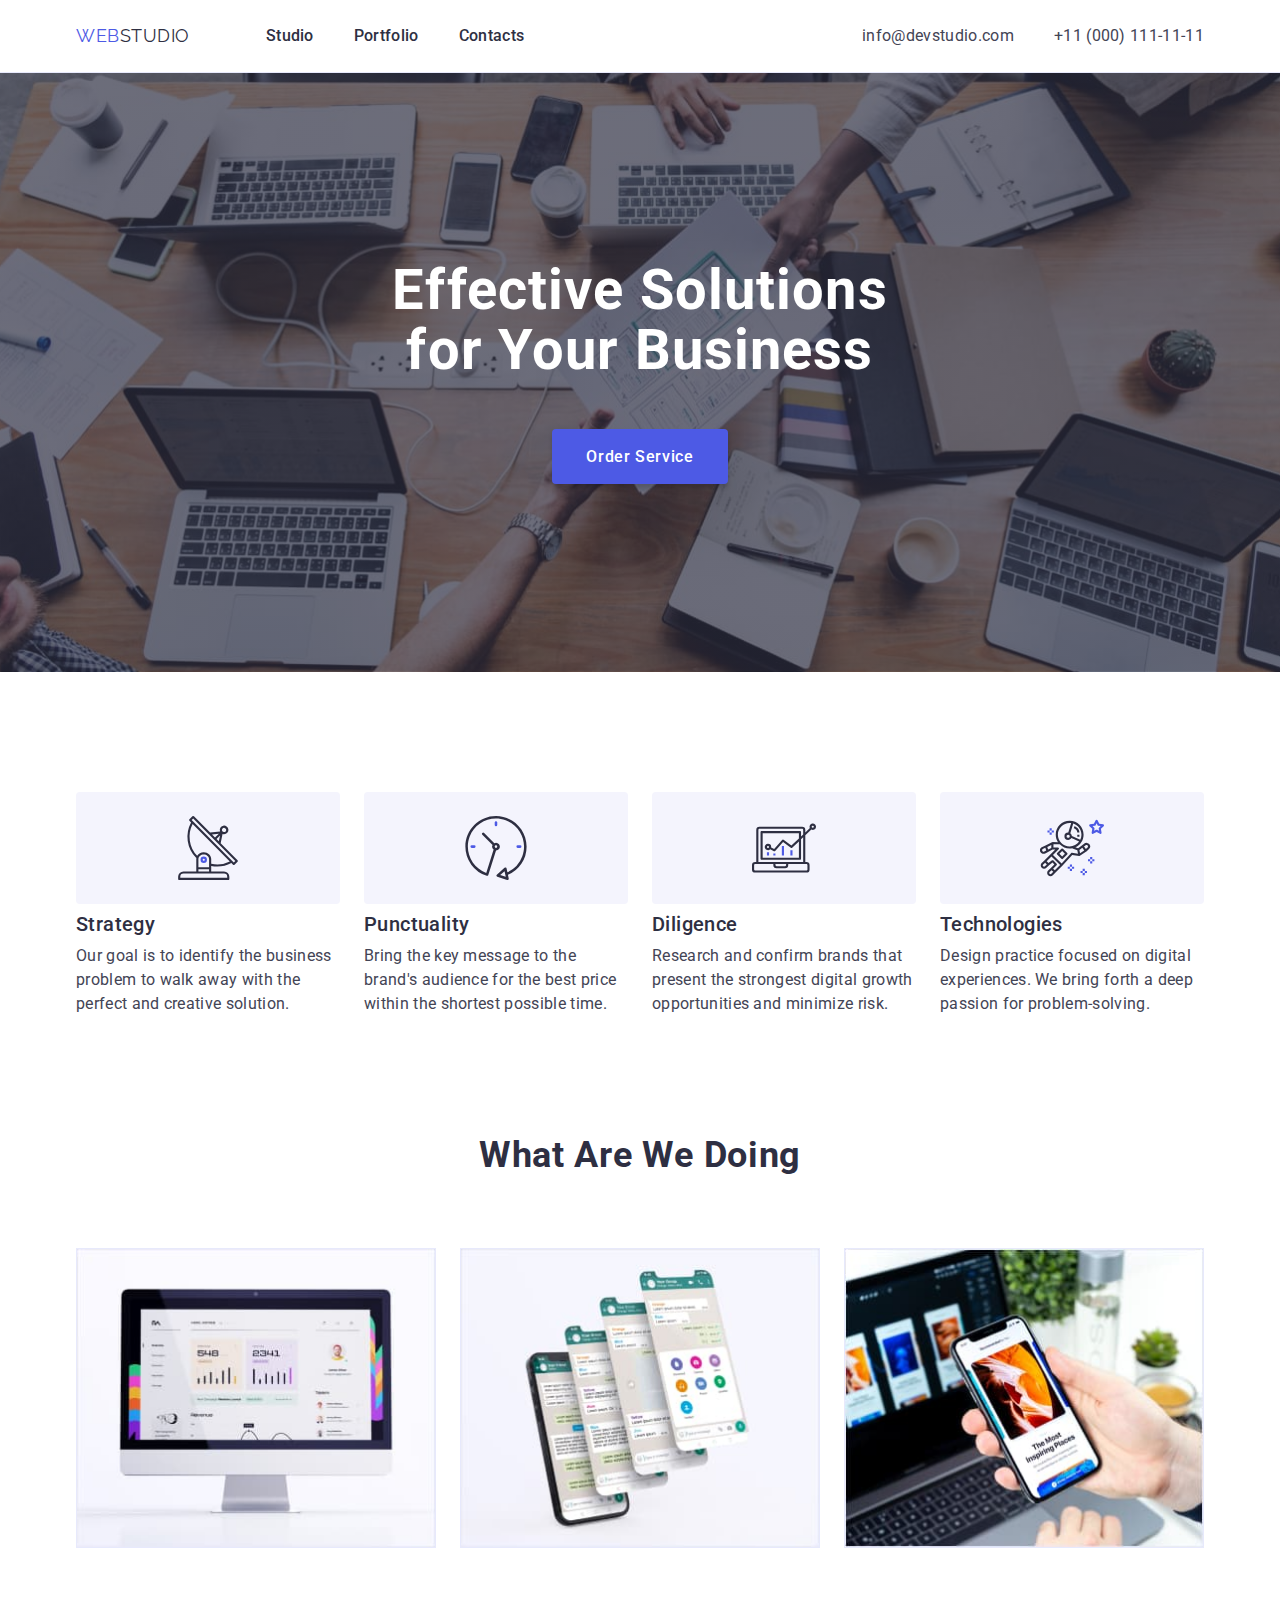
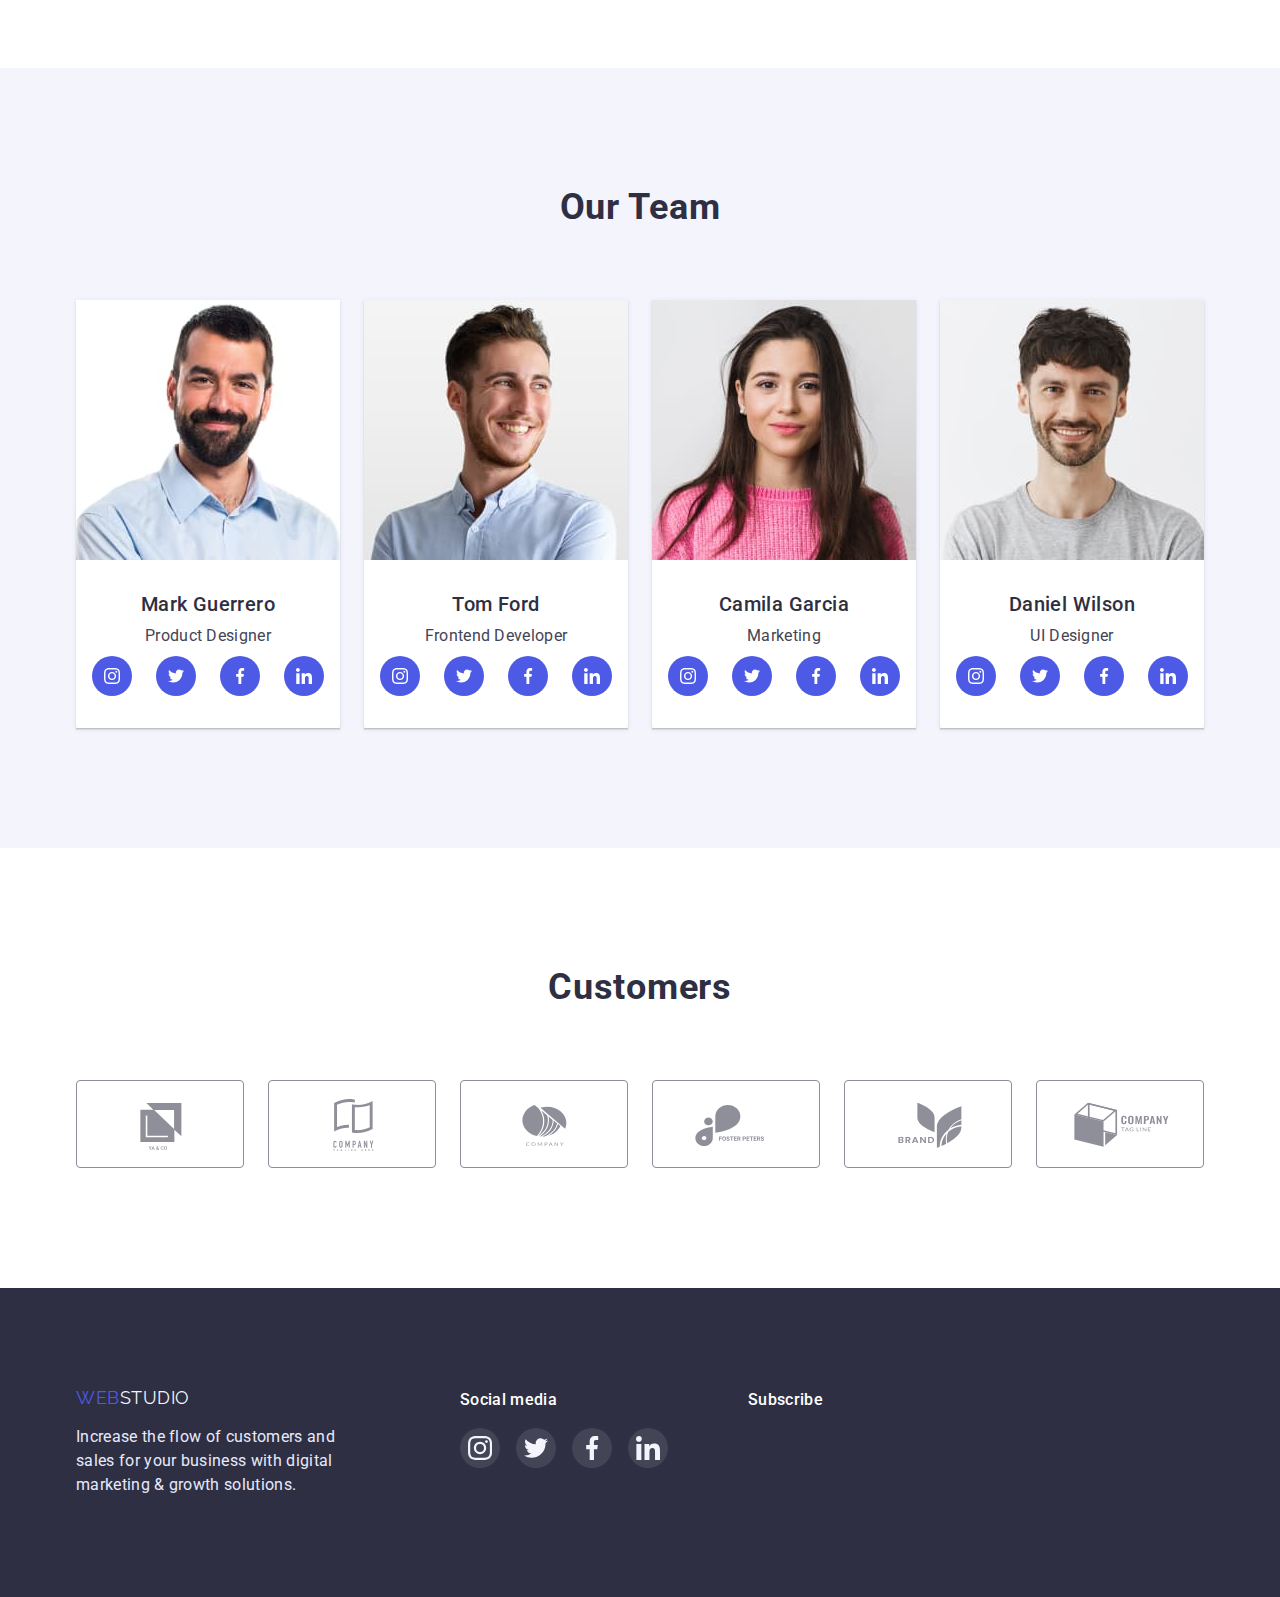
<file: index.html>
<!DOCTYPE html>
<html lang="en">
  <head>
    <meta charset="UTF-8" />
    <meta http-equiv="X-UA-Compatible" content="IE=edge" />
    <meta name="viewport" content="width=device-width, initial-scale=1.0" />
    <title>WEBSTUDIO</title>
    <link rel="preconnect" href="https://fonts.googleapis.com" />
    <link rel="preconnect" href="https://fonts.gstatic.com" crossorigin />
    <link
      href="https://fonts.googleapis.com/css2?family=Raleway:wght@800&family=Roboto:wght@400;500;700;900&display=swap"
      rel="stylesheet"
    />
    <link
      rel="stylesheet"
      href="https://cdnjs.cloudflare.com/ajax/libs/modern-normalize/1.1.0/modern-normalize.min.css"
    />
    <link rel="stylesheet" href="./css/style.css" />
  </head>

  <body>
    <!-----Header----->
    <header class="header">
      <div class="container header-container">
        <nav class="header-nav">
          <a href="" class="header-logo link logo"
            ><span class="primary">Web</span>Studio</a
          >

          <ul class="header-list list">
            <li class="header-item">
              <a href="./index.html" class="header-link link">Studio</a>
            </li>
            <li class="header-item">
              <a href="./portfolio.html" class="header-link link">Portfolio</a>
            </li>
            <li class="header-item">
              <a href="./contacts" class="header-link link">Contacts</a>
            </li>
          </ul>
        </nav>

        <ul class="header-info-list list">
          <li class="info-item">
            <a href="mailto:info@devstudio.com" class="header-info link"
              >info@devstudio.com</a
            >
          </li>
          <li class="info-item">
            <a href="tel:+110001111111" class="header-info link"
              >+11 (000) 111-11-11</a
            >
          </li>
        </ul>
      </div>
    </header>

    <main>
      <!-----Hero----->
      <section class="hero section hero-overlay">
        <div class="hero-container container">
          <h1 class="hero-title">Effective Solutions for Your Business</h1>
          <button type="button" class="hero-btn button">Order Service</button>
        </div>
      </section>

      <!-----Strategy----->
      <section class="strategy section">
        <div class="container">
          <h2 class="strategy-title visually-hidden">
            Our main principles in work
          </h2>
          <ul class="strategy-list list">
            <li class="strategy-item icon-strategy">
              <div class="strategy-container">
                <h3 class="strategy-subtitle subtitle">Strategy</h3>
                <p class="strategy-text text">
                  Our goal is to identify the business problem to walk away with
                  the perfect and creative solution.
                </p>
              </div>
            </li>
            <li class="strategy-item icon-punctuality">
              <div class="strategy-container">
                <h3 class="strategy-subtitle subtitle">Punctuality</h3>
                <p class="strategy-text text">
                  Bring the key message to the brand's audience for the best
                  price within the shortest possible time.
                </p>
              </div>
            </li>
            <li class="strategy-item icon-diligence">
              <div class="strategy-container">
                <h3 class="strategy-subtitle subtitle">Diligence</h3>
                <p class="strategy-text text">
                  Research and confirm brands that present the strongest digital
                  growth opportunities and minimize risk.
                </p>
              </div>
            </li>
            <li class="strategy-item icon-technologies">
              <div class="strategy-container">
                <h3 class="strategy-subtitle subtitle">Technologies</h3>
                <p class="strategy-text text">
                  Design practice focused on digital experiences. We bring forth
                  a deep passion for problem-solving.
                </p>
              </div>
            </li>
          </ul>
        </div>
      </section>

      <!-----Result----->
      <section class="result section">
        <div class="container">
          <h2 class="result-title title">What are we doing</h2>
          <ul class="result-list list">
            <li class="result-item">
              <img
                class="result-img"
                src="./images/product1.jpg"
                alt="The monitor shows the website"
                width="360"
                height="300"
              />
            </li>
            <li class="result-item">
              <img
                class="result-img"
                src="./images/product2.jpg"
                alt="The messenger in a smartphone"
                width="360"
                height="300"
              />
            </li>
            <li class="result-item">
              <img
                class="result-img"
                src="./images/product3.jpg"
                alt="Multiplatform apps on the computer and the phone"
                width="360"
                height="300"
              />
            </li>
          </ul>
        </div>
      </section>

      <!-----Team----->
      <section class="team section">
        <div class="container">
          <h2 class="team-title title">Our team</h2>
          <ul class="team-list list">
            <li class="team-item">
              <img
                class="team-img"
                src="./images/foto-team1.jpg"
                alt="Mark Guerrero"
                width="264"
                height="260"
              />
              <div class="team-container">
                <h3 class="team-subtitle subtitle">Mark Guerrero</h3>
                <p class="team-text text">Product Designer</p>
                <ul class="team-icon-list list">
                  <li class="team-icon-item">
                    <a href="" class="team-icon-link">
                      <svg class="team-icon-svg" width="16" height="16">
                        <use href="./images/icons.svg#icon-instagram"></use>
                      </svg>
                    </a>
                  </li>
                  <li class="team-icon-item">
                    <a href="" class="team-icon-link">
                      <svg class="team-icon-svg" width="16" height="16">
                        <use href="./images/icons.svg#icon-twitter"></use>
                      </svg>
                    </a>
                  </li>
                  <li class="team-icon-item">
                    <a href="" class="team-icon-link">
                      <svg class="team-icon-svg" width="16" height="16">
                        <use href="./images/icons.svg#icon-facebook"></use>
                      </svg>
                    </a>
                  </li>
                  <li class="team-icon-item">
                    <a href="" class="team-icon-link">
                      <svg class="team-icon-svg" width="16" height="16">
                        <use href="./images/icons.svg#icon-linkedin"></use>
                      </svg>
                    </a>
                  </li>
                </ul>
              </div>
            </li>

            <li class="team-item">
              <img
                class="team-img"
                src="./images/foto-team2.jpg"
                alt="Tom Ford"
                width="264"
                height="260"
              />
              <div class="team-container">
                <h3 class="team-subtitle subtitle">Tom Ford</h3>
                <p class="team-text text">Frontend Developer</p>
                <ul class="team-icon-list list">
                  <li class="team-icon-item">
                    <a href="" class="team-icon-link">
                      <svg class="team-icon-svg" width="16" height="16">
                        <use href="./images/icons.svg#icon-instagram"></use>
                      </svg>
                    </a>
                  </li>
                  <li class="team-icon-item">
                    <a href="" class="team-icon-link">
                      <svg class="team-icon-svg" width="16" height="16">
                        <use href="./images/icons.svg#icon-twitter"></use>
                      </svg>
                    </a>
                  </li>
                  <li class="team-icon-item">
                    <a href="" class="team-icon-link">
                      <svg class="team-icon-svg" width="16" height="16">
                        <use href="./images/icons.svg#icon-facebook"></use>
                      </svg>
                    </a>
                  </li>
                  <li class="team-icon-item">
                    <a href="" class="team-icon-link">
                      <svg class="team-icon-svg" width="16" height="16">
                        <use href="./images/icons.svg#icon-linkedin"></use>
                      </svg>
                    </a>
                  </li>
                </ul>
              </div>
            </li>
            <li class="team-item">
              <img
                class="team-img"
                src="./images/foto-team3.jpg"
                alt="Camila Garcia"
                width="264"
                height="260"
              />
              <div class="team-container">
                <h3 class="team-subtitle subtitle">Camila Garcia</h3>
                <p class="team-text text">Marketing</p>
                <ul class="team-icon-list list">
                  <li class="team-icon-item">
                    <a href="" class="team-icon-link">
                      <svg class="team-icon-svg" width="16" height="16">
                        <use href="./images/icons.svg#icon-instagram"></use>
                      </svg>
                    </a>
                  </li>
                  <li class="team-icon-item">
                    <a href="" class="team-icon-link">
                      <svg class="team-icon-svg" width="16" height="16">
                        <use href="./images/icons.svg#icon-twitter"></use>
                      </svg>
                    </a>
                  </li>
                  <li class="team-icon-item">
                    <a href="" class="team-icon-link">
                      <svg class="team-icon-svg" width="16" height="16">
                        <use href="./images/icons.svg#icon-facebook"></use>
                      </svg>
                    </a>
                  </li>
                  <li class="team-icon-item">
                    <a href="" class="team-icon-link">
                      <svg class="team-icon-svg" width="16" height="16">
                        <use href="./images/icons.svg#icon-linkedin"></use>
                      </svg>
                    </a>
                  </li>
                </ul>
              </div>
            </li>
            <li class="team-item">
              <img
                class="team-img"
                src="./images/foto-team4.jpg"
                alt="Daniel Wilson"
                width="264"
                height="260"
              />
              <div class="team-container">
                <h3 class="team-subtitle subtitle">Daniel Wilson</h3>
                <p class="team-text text">UI Designer</p>
                <ul class="team-icon-list list">
                  <li class="team-icon-item">
                    <a href="" class="team-icon-link">
                      <svg class="team-icon-svg" width="16" height="16">
                        <use href="./images/icons.svg#icon-instagram"></use>
                      </svg>
                    </a>
                  </li>
                  <li class="team-icon-item">
                    <a href="" class="team-icon-link">
                      <svg class="team-icon-svg" width="16" height="16">
                        <use href="./images/icons.svg#icon-twitter"></use>
                      </svg>
                    </a>
                  </li>
                  <li class="team-icon-item">
                    <a href="" class="team-icon-link">
                      <svg class="team-icon-svg" width="16" height="16">
                        <use href="./images/icons.svg#icon-facebook"></use>
                      </svg>
                    </a>
                  </li>
                  <li class="team-icon-item">
                    <a href="" class="team-icon-link">
                      <svg class="team-icon-svg" width="16" height="16">
                        <use href="./images/icons.svg#icon-linkedin"></use>
                      </svg>
                    </a>
                  </li>
                </ul>
              </div>
            </li>
          </ul>
        </div>
      </section>

      <!-----Customers  ----->
      <section class="customers section">
        <div class="container">
          <h2 class="customers-title title">Customers</h2>
          <ul class="customers-list list">
            <li class="customers-item">
              <a href="" class="customers-link link">
                <svg class="customers-icon-svg" width="104" height="56">
                  <use href="./images/icons.svg#icon-ya-co"></use>
                </svg>
              </a>
            </li>
            <li class="customers-item">
              <a href="" class="customers-link link">
                <svg class="customers-icon-svg" width="104" height="56">
                  <use href="./images/icons.svg#icon-tagline-here"></use>
                </svg>
              </a>
            </li>
            <li class="customers-item">
              <a href="" class="customers-link link">
                <svg class="customers-icon-svg" width="104" height="56">
                  <use href="./images/icons.svg#icon-company"></use>
                </svg>
              </a>
            </li>
            <li class="customers-item">
              <a href="" class="customers-link link">
                <svg class="customers-icon-svg" width="104" height="56">
                  <use href="./images/icons.svg#icon-foster-peters"></use>
                </svg>
              </a>
            </li>
            <li class="customers-item">
              <a href="" class="customers-link link">
                <svg class="customers-icon-svg" width="104" height="56">
                  <use href="./images/icons.svg#icon-brand"></use>
                </svg>
              </a>
            </li>
            <li class="customers-item">
              <a href="" class="customers-link link">
                <svg class="customers-icon-svg" width="104" height="56">
                  <use href="./images/icons.svg#icon-tag-line"></use>
                </svg>
              </a>
            </li>
          </ul>
        </div>
      </section>
    </main>

    <!-----Footer----->
    <footer class="footer">
      <div class="footer-container container">
        <div class="footer-container-logo">
          <a class="footer-logo link logo" href=""
            ><span class="primary">Web</span>Studio</a
          >
          <p class="footer-text text">
            Increase the flow of customers and sales for your business with
            digital marketing & growth solutions.
          </p>
        </div>
        <div class="footer-container-icon">
          <p class="footer-title text">Social media</p>
          <ul class="footer-icon-list list">
            <li class="footer-icon-item">
              <a href="" class="footer-icon-link">
                <svg class="footer-icon-svg" width="24" height="24">
                  <use href="./images/icons.svg#icon-instagram"></use>
                </svg>
              </a>
            </li>
            <li class="footer-icon-item">
              <a href="" class="footer-icon-link">
                <svg class="footer-icon-svg" width="24" height="24">
                  <use href="./images/icons.svg#icon-twitter"></use>
                </svg>
              </a>
            </li>
            <li class="footer-icon-item">
              <a href="" class="footer-icon-link">
                <svg class="footer-icon-svg" width="24" height="24">
                  <use href="./images/icons.svg#icon-facebook"></use>
                </svg>
              </a>
            </li>
            <li class="footer-icon-item">
              <a href="" class="footer-icon-link">
                <svg class="footer-icon-svg" width="24" height="24">
                  <use href="./images/icons.svg#icon-linkedin"></use>
                </svg>
              </a>
            </li>
          </ul>
        </div>
        <div class="footer-container-mail">
          <p class="footer-title text">Subscribe</p>
        </div>
      </div>
    </footer>
  </body>
</html>
</file>
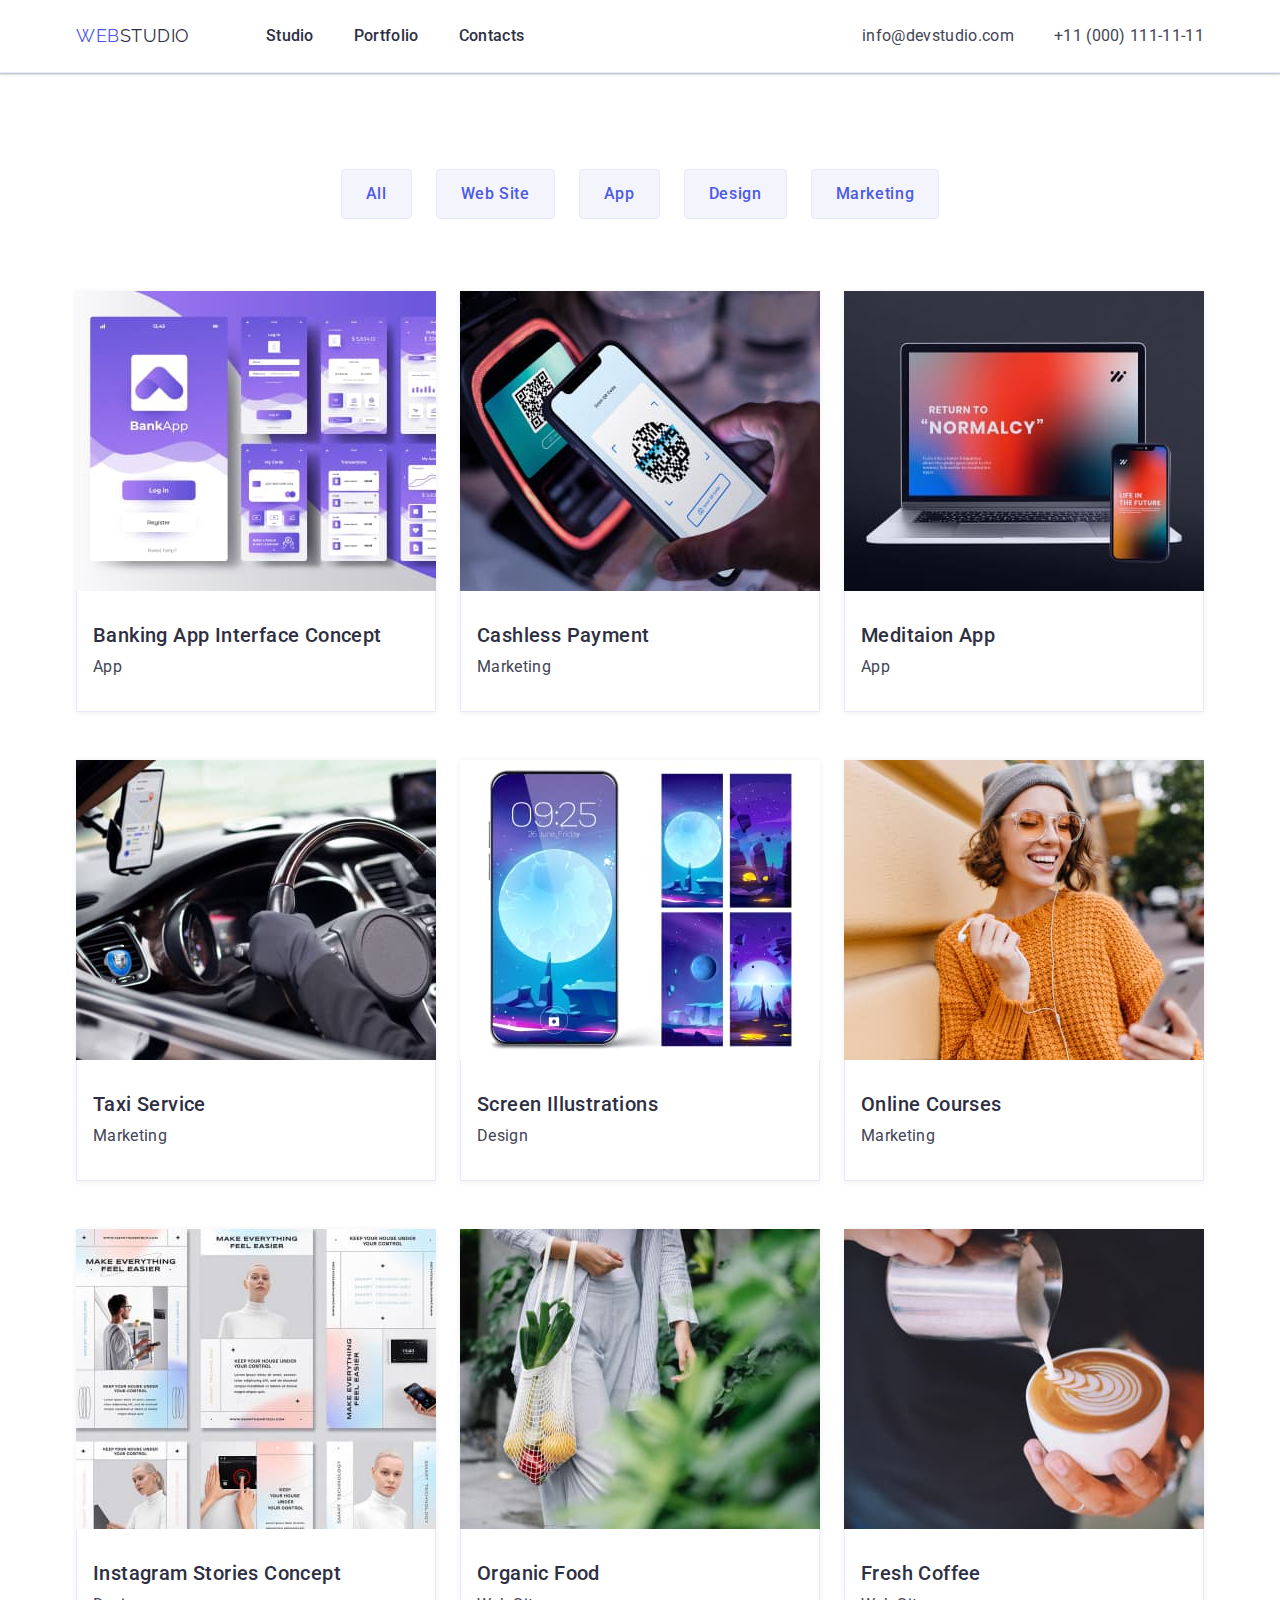
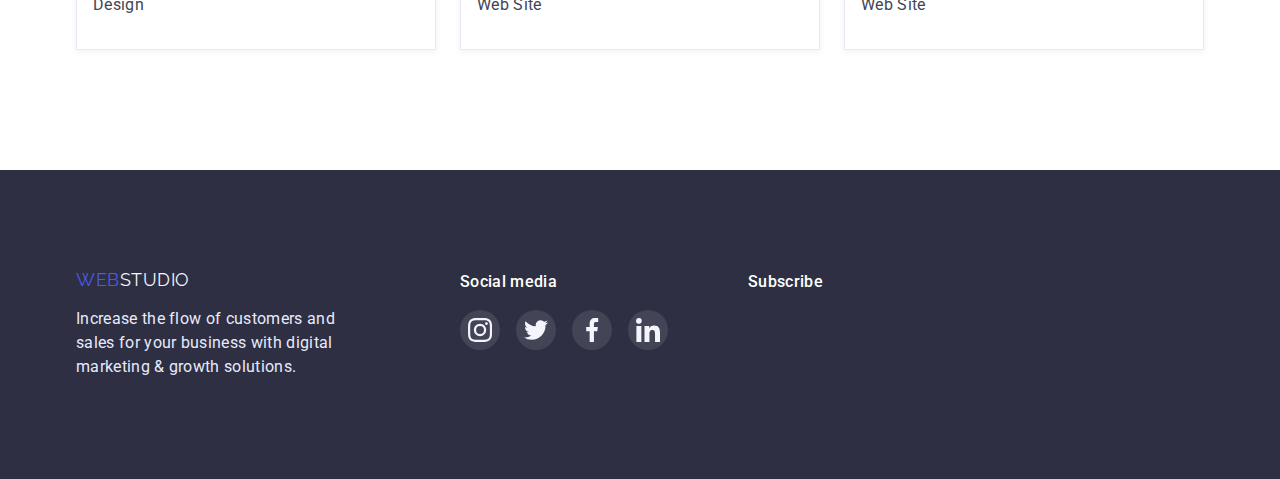
<file: portfolio.html>
<!DOCTYPE html>
<html lang="en">
  <head>
    <meta charset="UTF-8" />
    <meta http-equiv="X-UA-Compatible" content="IE=edge" />
    <meta name="viewport" content="width=device-width, initial-scale=1.0" />
    <title>WEBSTUDIO-portfolio</title>
    <link rel="preconnect" href="https://fonts.googleapis.com" />
    <link rel="preconnect" href="https://fonts.gstatic.com" crossorigin />
    <link
      href="https://fonts.googleapis.com/css2?family=Raleway:wght@800&family=Roboto:wght@400;500;700;900&display=swap"
      rel="stylesheet"
    />
    <link
      rel="stylesheet"
      href="https://cdnjs.cloudflare.com/ajax/libs/modern-normalize/1.1.0/modern-normalize.min.css"
    />
    <link rel="stylesheet" href="./css/style.css" />
  </head>

  <body>
    <!-----Header----->

    <header class="header">
      <div class="container header-container">
        <nav class="header-nav">
          <a href="" class="header-logo link logo"
            ><span class="primary">Web</span>Studio</a
          >

          <ul class="header-list list">
            <li class="header-item">
              <a href="./index.html" class="header-link link">Studio</a>
            </li>
            <li class="header-item">
              <a href="./portfolio.html" class="header-link link">Portfolio</a>
            </li>
            <li class="header-item">
              <a href="./contacts" class="header-link link">Contacts</a>
            </li>
          </ul>
        </nav>

        <ul class="header-info-list list">
          <li class="info-item">
            <a href="mailto:info@devstudio.com" class="header-info link"
              >info@devstudio.com</a
            >
          </li>
          <li class="info-item">
            <a href="tel:+110001111111" class="header-info link"
              >+11 (000) 111-11-11</a
            >
          </li>
        </ul>
      </div>
    </header>

    <main>
      <!-----Portfolio----->
      <section class="portfolio section">
        <div class="container">
          <h1 class="main-title visually-hidden main-title">Portfolio</h1>

          <ul class="filter-list list">
            <li class="filter-item">
              <button class="filter-btn button" type="button">All</button>
            </li>
            <li class="filter-item">
              <button class="filter-btn button" type="button">Web Site</button>
            </li>
            <li class="filter-item">
              <button class="filter-btn button" type="button">App</button>
            </li>
            <li class="filter-item">
              <button class="filter-btn button" type="button">Design</button>
            </li>
            <li class="filter-item">
              <button class="filter-btn button" type="button">Marketing</button>
            </li>
          </ul>
          <ul class="card-list list">
            <li class="card-item">
              <a href="" class="card-link link">
                <img
                  class="card-img"
                  src="./images/card1.jpg"
                  alt="Bank app"
                  width="360"
                  height="300"
                />
                <div class="card-container">
                  <h2 class="card-subtitle subtitle">
                    Banking App Interface Concept
                  </h2>
                  <p class="card-text text">App</p>
                </div>
              </a>
            </li>
            <li class="card-item">
              <a href="" class="card-link link">
                <img
                  class="card-img"
                  src="./images/card2.jpg"
                  alt="Smartphone with QR code"
                  width="360"
                  height="300"
                />
                <div class="card-container">
                  <h2 class="card-subtitle subtitle">Cashless Payment</h2>
                  <p class="card-text text">Marketing</p>
                </div>
              </a>
            </li>
            <li class="card-item">
              <a href="" class="card-link link">
                <img
                  class="card-img"
                  src="./images/card3.jpg"
                  alt="Laptop and smartphone"
                  width="360"
                  height="300"
                />
                <div class="card-container">
                  <h2 class="card-subtitle subtitle">Meditaion App</h2>
                  <p class="card-text text">App</p>
                </div>
              </a>
            </li>
            <li class="card-item">
              <a href="" class="card-link link">
                <img
                  class="card-img"
                  src="./images/card4.jpg"
                  alt="Car's dashboard"
                  width="360"
                  height="300"
                />
                <div class="card-container">
                  <h2 class="card-subtitle subtitle">Taxi Service</h2>
                  <p class="card-text text">Marketing</p>
                </div>
              </a>
            </li>
            <li class="card-item">
              <a href="" class="card-link link">
                <img
                  class="card-img"
                  src="./images/card5.jpg"
                  alt="Images on smartphone"
                  width="360"
                  height="300"
                />
                <div class="card-container">
                  <h2 class="card-subtitle subtitle">Screen Illustrations</h2>
                  <p class="card-text text">Design</p>
                </div>
              </a>
            </li>
            <li class="card-item">
              <a href="" class="card-link link">
                <img
                  class="card-img"
                  src="./images/card6.jpg"
                  alt="Girl with earphones"
                  width="360"
                  height="300"
                />
                <div class="card-container">
                  <h2 class="card-subtitle subtitle">Online Courses</h2>
                  <p class="card- text text">Marketing</p>
                </div>
              </a>
            </li>
            <li class="card-item">
              <a href="" class="card-link link">
                <img
                  class="card-img"
                  src="./images/card7.jpg"
                  alt="Instagram Stories"
                  width="360"
                  height="300"
                />
                <div class="card-container">
                  <h2 class="card-subtitle subtitle">
                    Instagram Stories Concept
                  </h2>
                  <p class="card- text text">Design</p>
                </div>
              </a>
            </li>
            <li class="card-item">
              <a href="" class="card-link link">
                <img
                  class="card-img"
                  src="./images/card8.jpg"
                  alt="Women with groceries"
                  width="360"
                  height="300"
                />
                <div class="card-container">
                  <h2 class="card-subtitle subtitle">Organic Food</h2>
                  <p class="card- text text">Web Site</p>
                </div>
              </a>
            </li>
            <li class="card-item">
              <a href="" class="card-link link">
                <img
                  class="card-img"
                  src="./images/card9.jpg"
                  alt="Cap of coffee"
                  width="360"
                  height="300"
                />
                <div class="card-container">
                  <h2 class="card-subtitle subtitle">Fresh Coffee</h2>
                  <p class="card- text text">Web Site</p>
                </div>
              </a>
            </li>
          </ul>
        </div>
      </section>
    </main>
    <!-----Footer----->
    <footer class="footer">
      <div class="footer-container container">
        <div class="footer-container-logo">
          <a class="footer-logo link logo" href=""
            ><span class="primary">Web</span>Studio</a
          >
          <p class="footer-text text">
            Increase the flow of customers and sales for your business with
            digital marketing & growth solutions.
          </p>
        </div>
        <div class="footer-container-icon">
          <p class="footer-title text">Social media</p>
          <ul class="footer-icon-list list">
            <li class="footer-icon-item">
              <a href="" class="footer-icon-link">
                <svg class="footer-icon-svg" width="24" height="24">
                  <use href="./images/icons.svg#icon-instagram"></use>
                </svg>
              </a>
            </li>
            <li class="footer-icon-item">
              <a href="" class="footer-icon-link">
                <svg class="footer-icon-svg" width="24" height="24">
                  <use href="./images/icons.svg#icon-twitter"></use>
                </svg>
              </a>
            </li>
            <li class="footer-icon-item">
              <a href="" class="footer-icon-link">
                <svg class="footer-icon-svg" width="24" height="24">
                  <use href="./images/icons.svg#icon-facebook"></use>
                </svg>
              </a>
            </li>
            <li class="footer-icon-item">
              <a href="" class="footer-icon-link">
                <svg class="footer-icon-svg" width="24" height="24">
                  <use href="./images/icons.svg#icon-linkedin"></use>
                </svg>
              </a>
            </li>
          </ul>
        </div>
        <div class="footer-container-mail">
          <p class="footer-title text">Subscribe</p>
        </div>
      </div>
    </footer>
  </body>
</html>
</file>
<file: css/style.css>
:root {
  --dark-color: #2e2f42;
  --primary-brand-color: #4d5ae5;
  --pressed-state-color: #404bbf;
  --text-color: #434455;
  --light-color: #f4f4fd;
  --contrast-color: #ffffff;
  --accent-color: #e7e9fc;
  --light-slate-color: #8e8f99;
  --success-color: #31d0aa;
}

body {
  font-family: "Roboto", sans-serif;
  color: var(--text-color);
}

h1,
h2,
h3,
p {
  margin-top: 0;
  margin-bottom: 0;
}

ul {
  margin-top: 0;
  margin-bottom: 0;
  padding-left: 0;
  box-sizing: border-box;
}

img {
  display: block;
  max-width: 100%;
  height: auto;
}

.section {
  padding-top: 120px;
  padding-bottom: 120px;
}

.container {
  width: 1158px;
  padding-left: 15px;
  padding-right: 15px;
  margin: 0 auto;
}

.list {
  padding: 0;
  margin: 0;
  list-style: none;
}

.link {
  text-decoration: none;
}

.visually-hidden {
  position: absolute;
  width: 1px;
  height: 1px;
  margin: -1px;
  border: 0;
  padding: 0;

  white-space: nowrap;
  clip-path: inset(100%);
  clip: rect(0 0 0 0);
  overflow: hidden;
}

.title {
  font-size: 36px;
  line-height: 1.11;
  text-align: center;
  letter-spacing: 0.02em;
  text-transform: capitalize;
  color: var(--dark-color);

  margin-bottom: 72px;
}

.subtitle {
  font-weight: 500;
  font-size: 20px;
  line-height: 1.2;
  letter-spacing: 0.02em;
  color: var(--dark-color);

  margin-bottom: 8px;
}

.text {
  font-size: 16px;
  line-height: 1.5;
  letter-spacing: 0.02em;
  color: var(--text-color);
}

.button {
  font-family: inherit;
  font-weight: 500;
  font-size: 16px;
  letter-spacing: 0.04em;
  border-radius: 4px;
  cursor: pointer;
}

/* -----Header----- */

.header {
  background-color: var(--contrast-color);
  border-bottom: 1px solid var(--accent-color);
  box-shadow: 0px 2px 1px rgba(46, 47, 66, 0.08),
    0px 1px 1px rgba(46, 47, 66, 0.16), 0px 1px 6px rgba(46, 47, 66, 0.08);
}

.header-container {
  display: flex;
  align-items: center;
  justify-content: space-between;
}

.header-nav {
  display: flex;
  align-items: center;
}

.logo {
  font-family: "Raleway", sans-serif;
  font-size: 18px;
  letter-spacing: 0.03em;
  text-transform: uppercase;
}

.primary {
  color: var(--primary-brand-color);
}

.header-logo {
  display: block;
  line-height: 1.33;
  color: var(--dark-color);
  padding-top: 24px;
  padding-bottom: 24px;
  margin-right: 76px;
}

.header-list {
  display: flex;
  align-items: center;
}

.header-item:not(:last-child) {
  margin-right: 40px;
}

.header-link {
  display: block;
  font-weight: 500;
  font-size: 16px;
  line-height: 1.5;
  letter-spacing: 0.02em;
  color: var(--dark-color);
  padding-top: 24px;
  padding-bottom: 24px;
}

.header-link:hover,
.header-link:focus,
.header-info:hover,
.header-info:focus {
  color: var(--pressed-state-color);
}

.header-info-list {
  display: flex;
}

.info-item:not(:last-child) {
  margin-right: 40px;
}

.header-info {
  display: block;
  font-size: 16px;
  line-height: 1.5;
  letter-spacing: 0.02em;
  color: var(--text-color);
  padding-top: 24px;
  padding-bottom: 24px;
}

/* -----Hero----- */

.hero {
  padding-top: 188px;
  padding-bottom: 188px;
  text-align: center;
  background-color: var(--dark-color);
}

.hero-overlay {
  max-width: 1600px;
  margin-left: auto;
  margin-right: auto;
  background-image: linear-gradient(
      to right,
      rgba(46, 47, 66, 0.7),
      rgba(46, 47, 66, 0.7)
    ),
    url(../images/hero.jpg);
  background-repeat: no-repeat;
  background-position: center;
  background-size: cover;
}

.hero-title {
  max-width: 550px;
  font-size: 56px;
  line-height: 1.07;
  text-align: center;
  letter-spacing: 0.02em;
  color: var(--contrast-color);

  margin-bottom: 48px;
  margin-left: auto;
  margin-right: auto;
}

.hero-btn {
  line-height: 1.19;
  color: var(--contrast-color);
  background-color: var(--primary-brand-color);
  border-color: transparent;
  box-shadow: 0px 4px 4px rgba(0, 0, 0, 0.15);
  padding: 16px 32px;
  min-width: 170px;
}

.hero-btn:hover,
.hero-btn:focus {
  color: var(--contrast-color);
  background-color: var(--pressed-state-color);
  border-color: transparent;
  box-shadow: 0px 4px 4px rgba(0, 0, 0, 0.15);
}

/* -----Strategy-----*/

.strategy {
  background-color: var(--contrast-color);
}

.strategy-list,
.result-list,
.team-list,
.card-list {
  display: flex;
  flex-wrap: wrap;
  gap: 24px;
}

.strategy-item {
  width: calc((100% - 72px) / 4);
}

.strategy-item::before {
  display: block;
  content: "";
  height: 112px;
  background-color: var(--light-color);
  border-radius: 4px;
  background-repeat: no-repeat;
  background-position: center;
  margin-bottom: 8px;
}

.icon-strategy::before {
  background-image: url(../images/icon-strategi.svg);
}

.icon-punctuality::before {
  background-image: url(../images/icon-punctuality.svg);
}

.icon-diligence::before {
  background-image: url(../images/icon-diligence.svg);
}

.icon-technologies::before {
  background-image: url(../images/icon-technologies.svg);
}

/* -----Result----- */

.result {
  padding-top: 0;
  padding-bottom: 120px;

  background-color: var(--contrast-color);
}

.result-item {
  width: calc((100% - 48px) / 3);
  border: 1px solid var(--accent-color);
}

/* -----Team----- */

.team {
  background-color: var(--light-color);
}

.team-item {
  width: calc((100% - 72px) / 4);
  box-shadow: 0px 1px 6px rgba(46, 47, 66, 0.08),
    0px 1px 1px rgba(46, 47, 66, 0.16), 0px 2px 1px rgba(46, 47, 66, 0.08);
}

.team-container {
  background: var(--contrast-color);
  border-radius: 0px 0px 4px 4px;

  padding-top: 32px;
  padding-bottom: 32px;
}

.team-subtitle,
.team-text {
  text-align: center;
}

.team-icon-list {
  margin-top: 8px;
  display: flex;
  justify-content: center;
  gap: 24px;
}

.team-icon-item {
  width: 40px;
  height: 40px;
}

.team-icon-link {
  width: 100%;
  height: 100%;
  background-color: var(--primary-brand-color);
  border-radius: 50%;
  display: flex;
  align-items: center;
  justify-content: center;
}

.team-icon-svg {
  fill: var(--contrast-color);
}

.team-icon-link:hover,
.team-icon-link:focus {
  background-color: var(--pressed-state-color);
}

/* -----Customers----- */

.customers {
  background-color: var(--contrast-color);
}

.customers-list {
  display: flex;
  justify-content: center;
  gap: 24px;
}

.customers-item {
  width: calc((100% - 5 * 24px) / 6);
  height: 88px;
}

.customers-link {
  width: 100%;
  height: 100%;
  border: 1px solid var(--light-slate-color);
  border-radius: 4px;
  display: flex;
  align-items: center;
  justify-content: center;
  color: var(--light-slate-color);
}

.customers-icon-svg {
  fill: currentColor;
}

.customers-link:hover,
.customers-link:focus {
  border-color: var(--pressed-state-color);
  color: var(--pressed-state-color);
}

/* -----Portfolio----- */

.portfolio {
  padding-top: 96px;
}

.filter-list {
  display: flex;
  justify-content: center;
  margin-bottom: 72px;
}

.filter-btn {
  line-height: 1.5;
  text-align: center;
  color: var(--primary-brand-color);
  background-color: var(--light-color);
  border: 1px solid var(--accent-color);
  padding: 12px 24px;
}

.filter-btn:hover,
.filter-btn:focus {
  color: var(--contrast-color);
  background-color: var(--pressed-state-color);
  box-shadow: 0px 3px 1px rgba(0, 0, 0, 0.1), 0px 2px 1px rgba(0, 0, 0, 0.08),
    0px 2px 2px rgba(0, 0, 0, 0.12);
  border-color: transparent;
}

.filter-item:not(:last-child) {
  margin-right: 24px;
}

.card-list {
  row-gap: 48px;
}

.card-item {
  width: calc((100% - 2 * 24px) / 3);
}

.card-link {
  display: block;
  box-shadow: 0px 1px 6px rgba(46, 47, 66, 0.08);
}

.card-link:hover {
  box-shadow: 0px 1px 6px rgba(46, 47, 66, 0.08),
    0px 1px 1px rgba(46, 47, 66, 0.16), 0px 2px 1px rgba(46, 47, 66, 0.08);
}

.card-container {
  background: var(--contrast-color);
  border: 1px solid var(--accent-color);
  border-top: none;
  padding-left: 16px;
  padding-top: 32px;
  padding-bottom: 32px;
}

/* -----Footer----- */

.footer {
  padding-top: 100px;
  padding-bottom: 100px;

  background-color: var(--dark-color);
}

.footer-container {
  display: flex;
}

.footer-logo {
  line-height: 1.16;
  color: var(--light-color);
}

.footer-text {
  max-width: 264px;
  color: var(--accent-color);
  margin-top: 16px;
}

.footer-container-logo {
  margin-right: 120px;
}

.footer-container-icon {
  margin-right: 80px;
}

.footer-title {
  font-weight: 500;
  color: var(--contrast-color);
  margin-bottom: 16px;
}

.footer-icon-list {
  display: flex;
  justify-content: center;
  gap: 16px;
}

.footer-icon-item {
  width: 40px;
  height: 40px;
}

.footer-icon-link {
  width: 100%;
  height: 100%;
  display: flex;
  background-color: rgba(255, 255, 255, 0.1);
  border-radius: 50%;
  justify-content: center;
  align-items: center;
}

.footer-icon-svg {
  fill: var(--light-color);
}

.footer-icon-link:hover,
.footer-icon-link:focus {
  background-color: var(--success-color);
}
</file>
